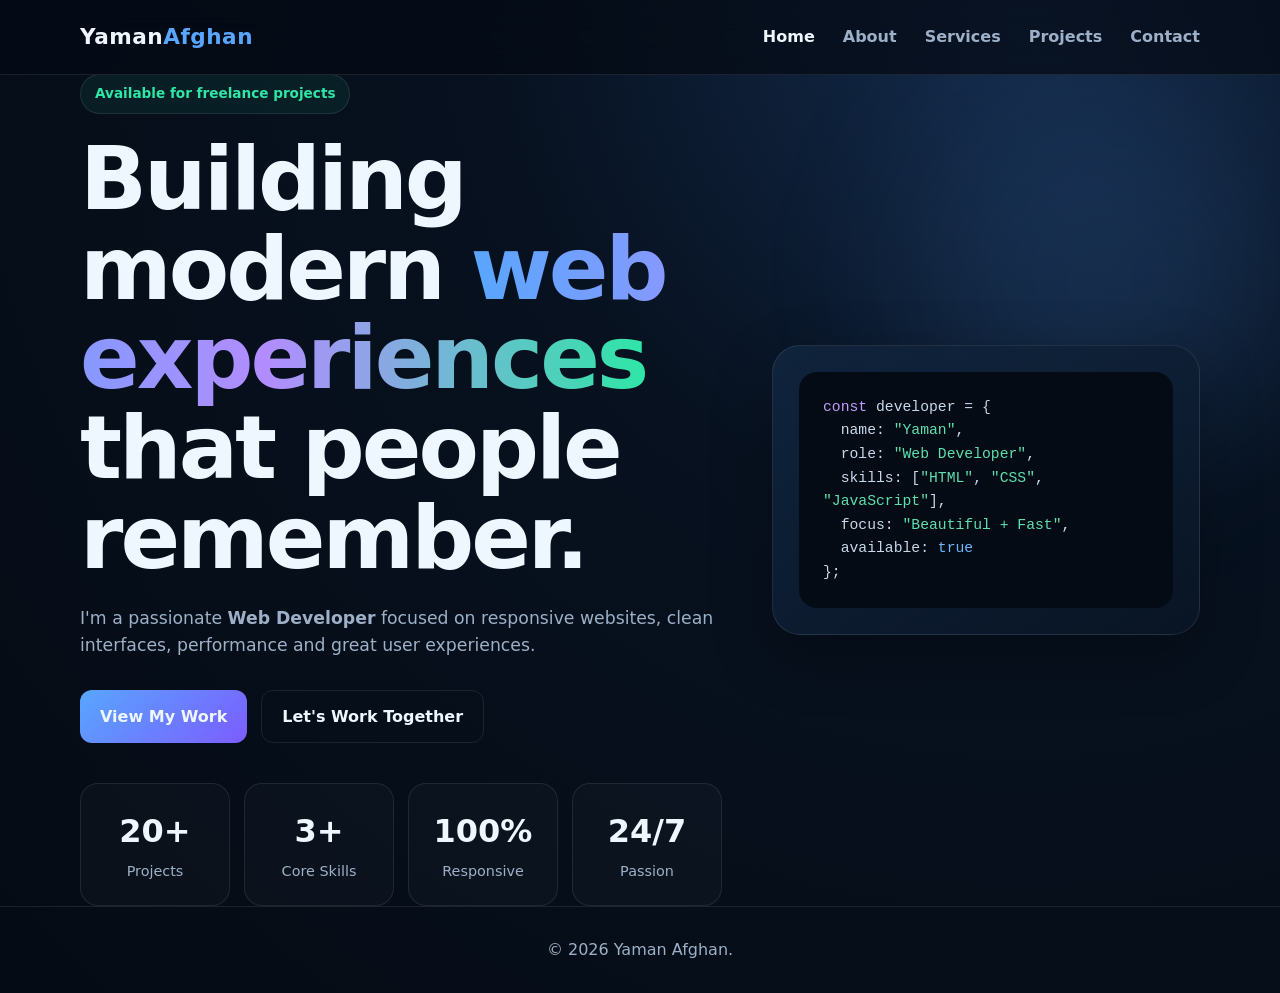
<file: web_developer_portfolio/index.html>
<!doctype html>
<html lang="en">
    <head>
        <meta charset="utf-8">
        <meta name="viewport" content="width=device-width,initial-scale=1">
        <meta name="description" content="Professional personal portfolio of a web developer">
        <title>YamanDev | Web Developer</title>
        <link rel="stylesheet" href="css/style.css">
    </head>
    <body>
<nav class="navbar">
 <div class="container nav-inner">
  <a class="logo" href="index.html">Yaman<span>Afghan</span></a>
  <button class="menu-btn" aria-label="Open menu">☰</button>
  <ul class="nav-links">
   <li><a href="index.html">Home</a></li><li><a href="about.html">About</a></li>
   <li><a href="services.html">Services</a></li><li><a href="projects.html">Projects</a></li><li><a href="contact.html">Contact</a></li>
  </ul>
 </div>
</nav>

<main class="hero">
    <div class="glow">

    </div>
    <div class="container hero-grid">
        <div class="reveal"><span class="badge">Available for freelance projects</span><h1>Building modern <span class="gradient">web experiences</span> that people remember.</h1>
            <p>I'm a passionate <strong data-typing>Web Developer</strong> focused on responsive websites, clean interfaces, performance and great user experiences.</p>
            <div class="actions">
                <a class="btn btn-primary" href="projects.html">View My Work</a><a class="btn" href="contact.html">Let's Work Together</a>
            </div><div class="stats">
                <div class="stat">
                    <strong>20+</strong><span>Projects</span></div><div class="stat"><strong>3+</strong><span>Core Skills</span>
                    </div>
                    <div class="stat">
                        <strong>100%</strong><span>Responsive</span></div>
                        <div class="stat"><strong>24/7</strong><span>Passion</span></div></div></div>
<div class="hero-card reveal"><div class="code"><span class="purple">const</span> developer = {<br>&nbsp;&nbsp;name: <span class="green">"Yaman"</span>,<br>&nbsp;&nbsp;role: <span class="green">"Web Developer"</span>,<br>&nbsp;&nbsp;skills: [<span class="green">"HTML"</span>, <span class="green">"CSS"</span>, <span class="green">"JavaScript"</span>],<br>&nbsp;&nbsp;focus: <span class="green">"Beautiful + Fast"</span>,<br>&nbsp;&nbsp;available: <span class="blue">true</span><br>};</div></div></div></main>
<footer class="footer"><div class="container">© <span class="year"></span> Yaman Afghan.</div></footer>
<script src="js/script.js"></script></body></html>
</file>
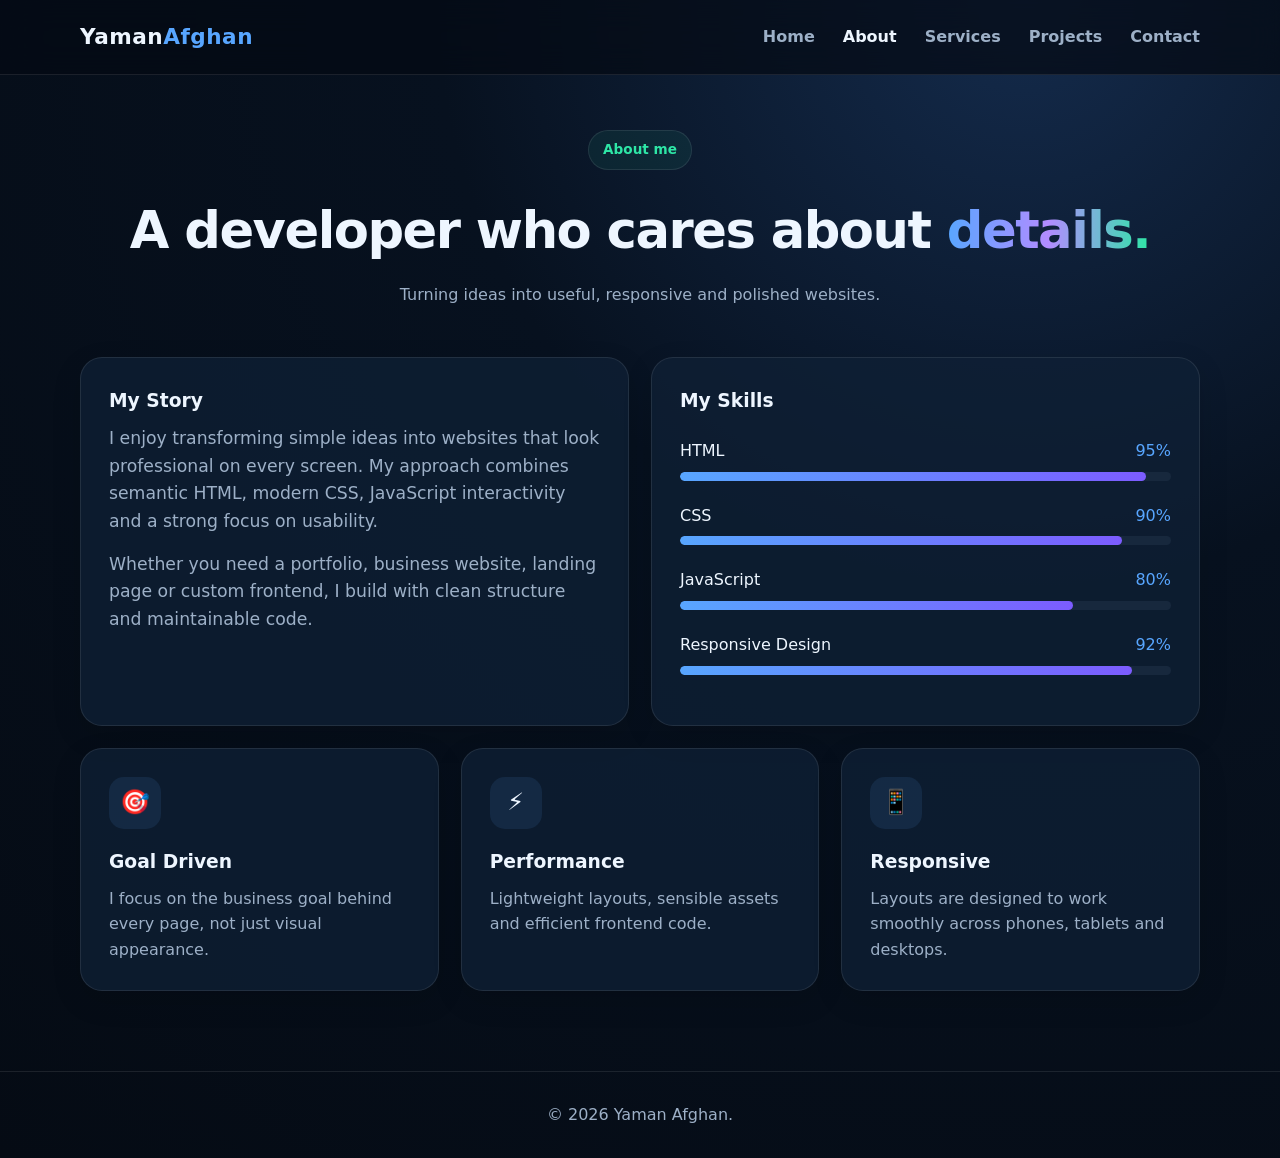
<file: web_developer_portfolio/about.html>
<!doctype html><html lang="en"><head><meta charset="utf-8"><meta name="viewport" content="width=device-width,initial-scale=1"><title>About | YamanDev</title><link rel="stylesheet" href="css/style.css"></head><body>
<nav class="navbar">
 <div class="container nav-inner">
  <a class="logo" href="index.html">Yaman<span>Afghan</span></a>
  <button class="menu-btn" aria-label="Open menu">☰</button>
  <ul class="nav-links">
   <li><a href="index.html">Home</a></li><li><a href="about.html">About</a></li>
   <li><a href="services.html">Services</a></li><li><a href="projects.html">Projects</a></li><li><a href="contact.html">Contact</a></li>
  </ul>
 </div>
</nav>

<main class="page"><div class="container"><div class="section-head reveal"><span class="badge">About me</span><h2>A developer who cares about <span class="gradient">details.</span></h2><p>Turning ideas into useful, responsive and polished websites.</p></div>
<div class="grid two"><section class="card reveal"><h3>My Story</h3><p class="lead">I enjoy transforming simple ideas into websites that look professional on every screen. My approach combines semantic HTML, modern CSS, JavaScript interactivity and a strong focus on usability.</p><p class="lead" style="margin-top:15px">Whether you need a portfolio, business website, landing page or custom frontend, I build with clean structure and maintainable code.</p></section>
<section class="card reveal"><h3>My Skills</h3>
<div class="skill"><div class="skill-top"><span>HTML</span><span>95%</span></div><div class="bar" data-width="95"><i></i></div></div>
<div class="skill"><div class="skill-top"><span>CSS</span><span>90%</span></div><div class="bar" data-width="90"><i></i></div></div>
<div class="skill"><div class="skill-top"><span>JavaScript</span><span>80%</span></div><div class="bar" data-width="80"><i></i></div></div>
<div class="skill"><div class="skill-top"><span>Responsive Design</span><span>92%</span></div><div class="bar" data-width="92"><i></i></div></div>
</section></div>
<div class="grid three" style="margin-top:22px"><div class="card reveal"><div class="icon">🎯</div><h3>Goal Driven</h3><p>I focus on the business goal behind every page, not just visual appearance.</p></div><div class="card reveal"><div class="icon">⚡</div><h3>Performance</h3><p>Lightweight layouts, sensible assets and efficient frontend code.</p></div><div class="card reveal"><div class="icon">📱</div><h3>Responsive</h3><p>Layouts are designed to work smoothly across phones, tablets and desktops.</p></div></div>
</div></main>
<footer class="footer"><div class="container">© <span class="year"></span> Yaman Afghan.</div></footer>
<script src="js/script.js"></script></body></html>
</file>
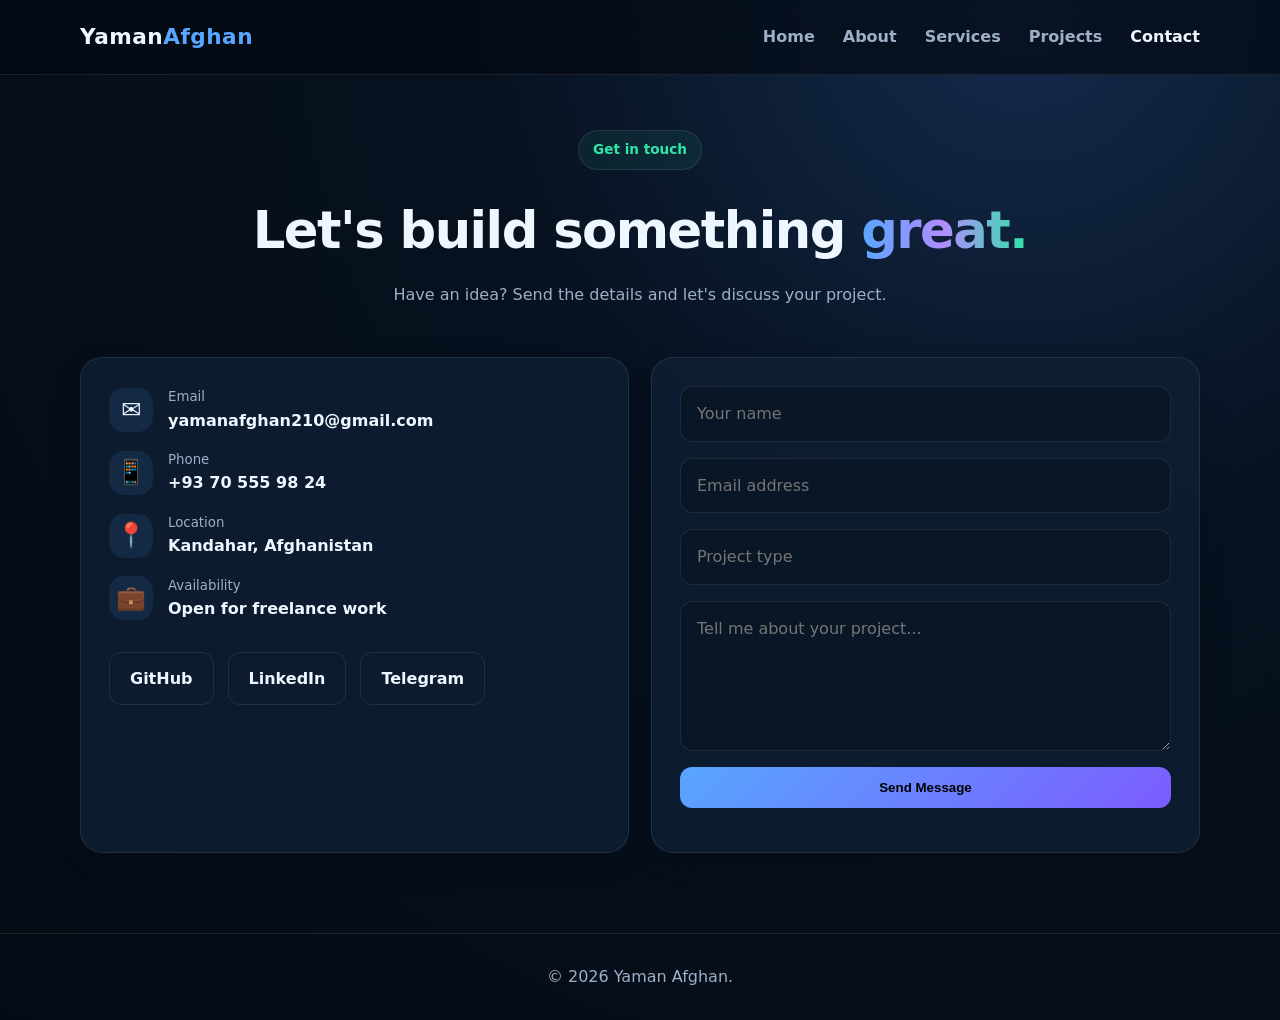
<file: web_developer_portfolio/contact.html>
<!doctype html><html lang="en"><head><meta charset="utf-8"><meta name="viewport" content="width=device-width,initial-scale=1"><title>Contact | YamanDev</title><link rel="stylesheet" href="css/style.css"></head><body>
<nav class="navbar">
 <div class="container nav-inner">
  <a class="logo" href="index.html">Yaman<span>Afghan</span></a>
  <button class="menu-btn" aria-label="Open menu">☰</button>
  <ul class="nav-links">
   <li><a href="index.html">Home</a></li><li><a href="about.html">About</a></li>
   <li><a href="services.html">Services</a></li><li><a href="projects.html">Projects</a></li><li><a href="contact.html">Contact</a></li>
  </ul>
 </div>
</nav>

<main class="page"><div class="container"><div class="section-head reveal"><span class="badge">Get in touch</span><h2>Let's build something <span class="gradient">great.</span></h2><p>Have an idea? Send the details and let's discuss your project.</p></div>
<div class="grid two"><div class="card reveal"><div class="contact-box"><div class="contact-item"><div class="icon">✉️</div><div><small>Email</small><strong>yamanafghan210@gmail.com</strong></div></div><div class="contact-item"><div class="icon">📱</div><div><small>Phone</small><strong>+93 70 555 98 24</strong></div></div><div class="contact-item"><div class="icon">📍</div><div><small>Location</small><strong>Kandahar, Afghanistan</strong></div></div><div class="contact-item"><div class="icon">💼</div><div><small>Availability</small><strong>Open for freelance work</strong></div></div></div><div class="actions"><a class="btn" href="#">GitHub</a><a class="btn" href="#">LinkedIn</a><a class="btn" href="#">Telegram</a></div></div>
<div class="card reveal"><form class="form" id="contactForm"><input class="input" required placeholder="Your name"><input class="input" required type="email" placeholder="Email address"><input class="input" placeholder="Project type"><textarea class="input" required placeholder="Tell me about your project..."></textarea><button class="btn btn-primary" type="submit">Send Message</button><p id="formNote" style="color:var(--muted);font-size:.9rem"></p></form></div></div>
</div></main>
<footer class="footer"><div class="container">© <span class="year"></span> Yaman Afghan.</div></footer>
<script src="js/script.js"></script></body></html>
</file>
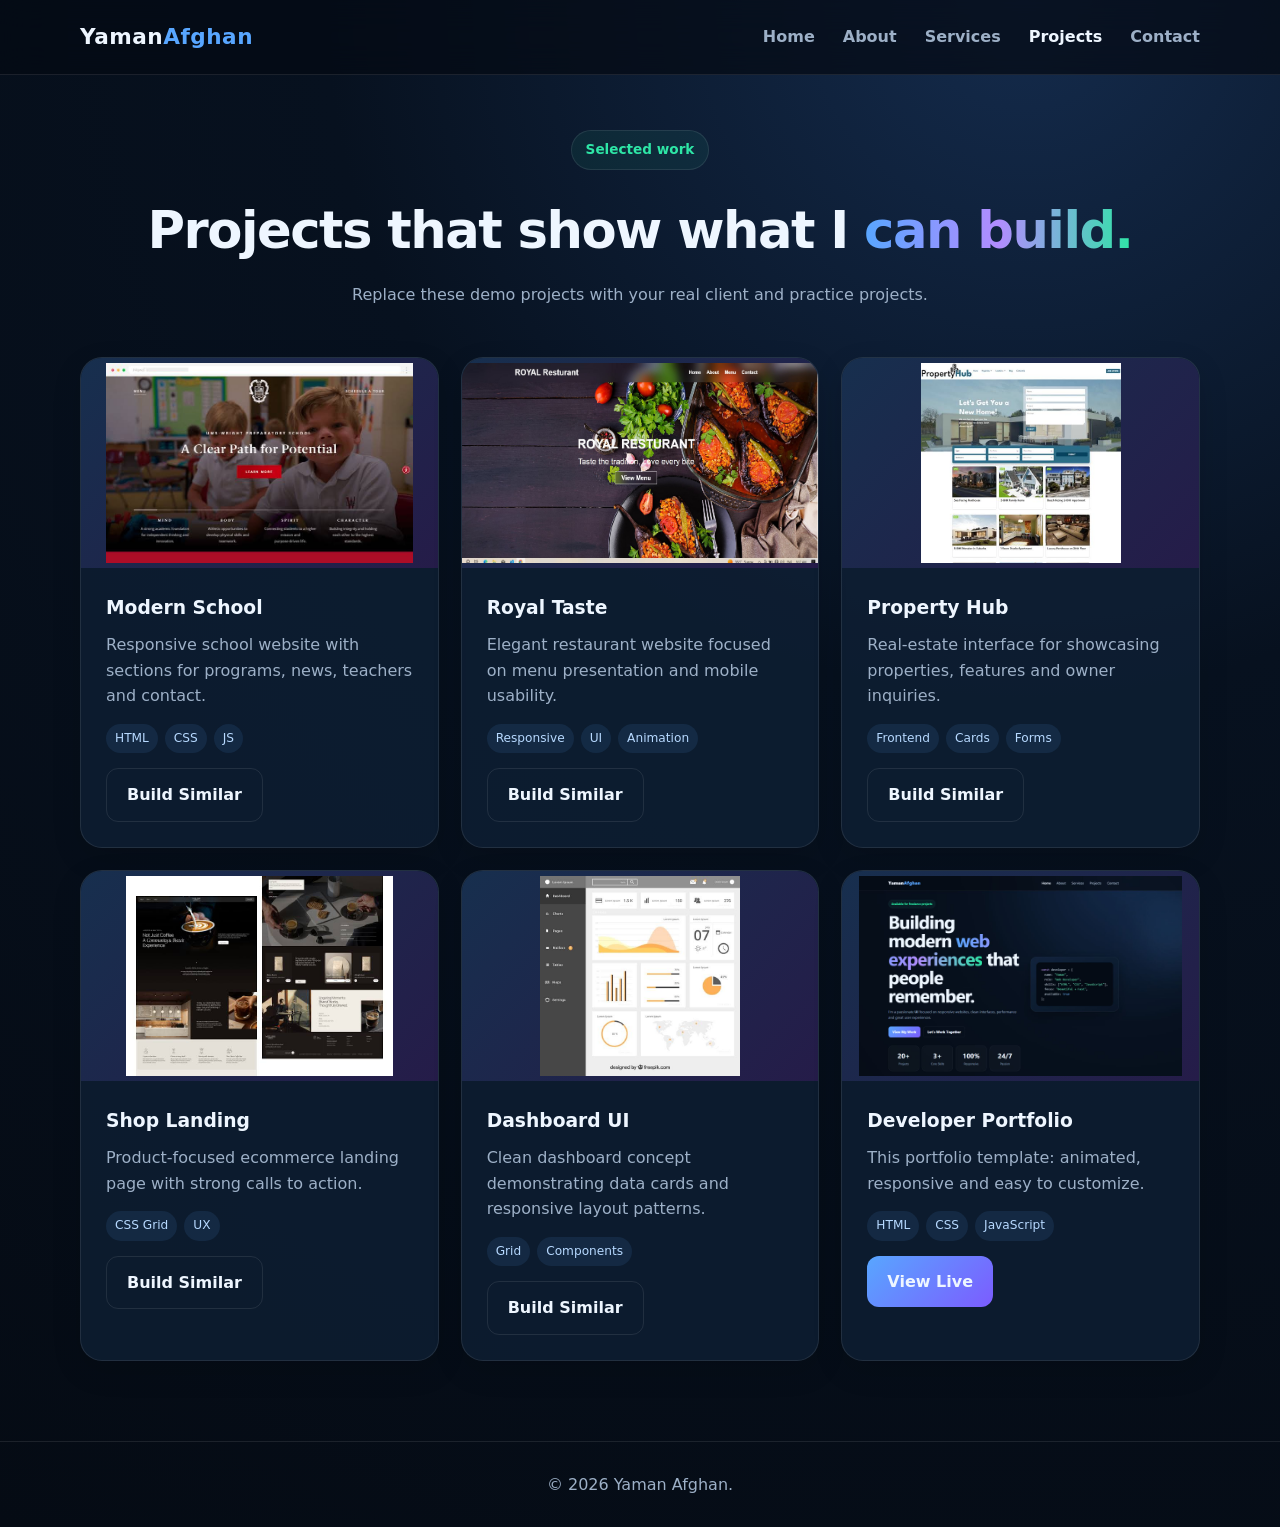
<file: web_developer_portfolio/projects.html>
<!doctype html><html lang="en"><head><meta charset="utf-8"><meta name="viewport" content="width=device-width,initial-scale=1"><title>Projects | YamanDev</title><link rel="stylesheet" href="css/style.css"></head><body>
<nav class="navbar">
 <div class="container nav-inner">
  <a class="logo" href="index.html">Yaman<span>Afghan</span></a>
  <button class="menu-btn" aria-label="Open menu">☰</button>
  <ul class="nav-links">
   <li><a href="index.html">Home</a></li><li><a href="about.html">About</a></li>
   <li><a href="services.html">Services</a></li><li><a href="projects.html">Projects</a></li><li><a href="contact.html">Contact</a></li>
  </ul>
 </div>
</nav>

<main class="page"><div class="container"><div class="section-head reveal"><span class="badge">Selected work</span><h2>Projects that show what I <span class="gradient">can build.</span></h2><p>Replace these demo projects with your real client and practice projects.</p></div>
<div class="grid three"><article class="card project reveal"><div class="project-img"><img src="images/school website.jpeg" alt="" height="200px"></div><div class="project-body"><h3>Modern School</h3><p>Responsive school website with sections for programs, news, teachers and contact.</p><div class="tags"><span class="tag">HTML</span><span class="tag">CSS</span><span class="tag">JS</span></div><a class="btn" href="contact.html">Build Similar</a></div></article>
<article class="card project reveal"><div class="project-img"><img src="images/ROYAL.taste.JPG" alt="" height="200px"></div><div class="project-body"><h3>Royal Taste</h3><p>Elegant restaurant website focused on menu presentation and mobile usability.</p><div class="tags"><span class="tag">Responsive</span><span class="tag">UI</span><span class="tag">Animation</span></div><a class="btn" href="contact.html">Build Similar</a></div></article>
<article class="card project reveal"><div class="project-img"><img src="images/propertyhub.jpeg" alt="" height="200px"></div><div class="project-body"><h3>Property Hub</h3><p>Real-estate interface for showcasing properties, features and owner inquiries.</p><div class="tags"><span class="tag">Frontend</span><span class="tag">Cards</span><span class="tag">Forms</span></div><a class="btn" href="contact.html">Build Similar</a></div></article>
<article class="card project reveal"><div class="project-img"><img src="images/shoplanding.jpeg" alt="" height="200px"></div><div class="project-body"><h3>Shop Landing</h3><p>Product-focused ecommerce landing page with strong calls to action.</p><div class="tags"><span class="tag">CSS Grid</span><span class="tag">UX</span></div><a class="btn" href="contact.html">Build Similar</a></div></article>
<article class="card project reveal"><div class="project-img"><img src="images/dashboard.jpeg" alt="" height="200px"></div><div class="project-body"><h3>Dashboard UI</h3><p>Clean dashboard concept demonstrating data cards and responsive layout patterns.</p><div class="tags"><span class="tag">Grid</span><span class="tag">Components</span></div><a class="btn" href="contact.html">Build Similar</a></div></article>
<article class="card project reveal"><div class="project-img"><img src="images/porfolio.JPG" alt="" height="200px"></div><div class="project-body"><h3>Developer Portfolio</h3><p>This portfolio template: animated, responsive and easy to customize.</p><div class="tags"><span class="tag">HTML</span><span class="tag">CSS</span><span class="tag">JavaScript</span></div><a class="btn btn-primary" href="index.html">View Live</a></div></article>
</div></div></main>
<footer class="footer"><div class="container">© <span class="year"></span> Yaman Afghan.</div></footer>
<script src="js/script.js"></script></body></html>
</file>
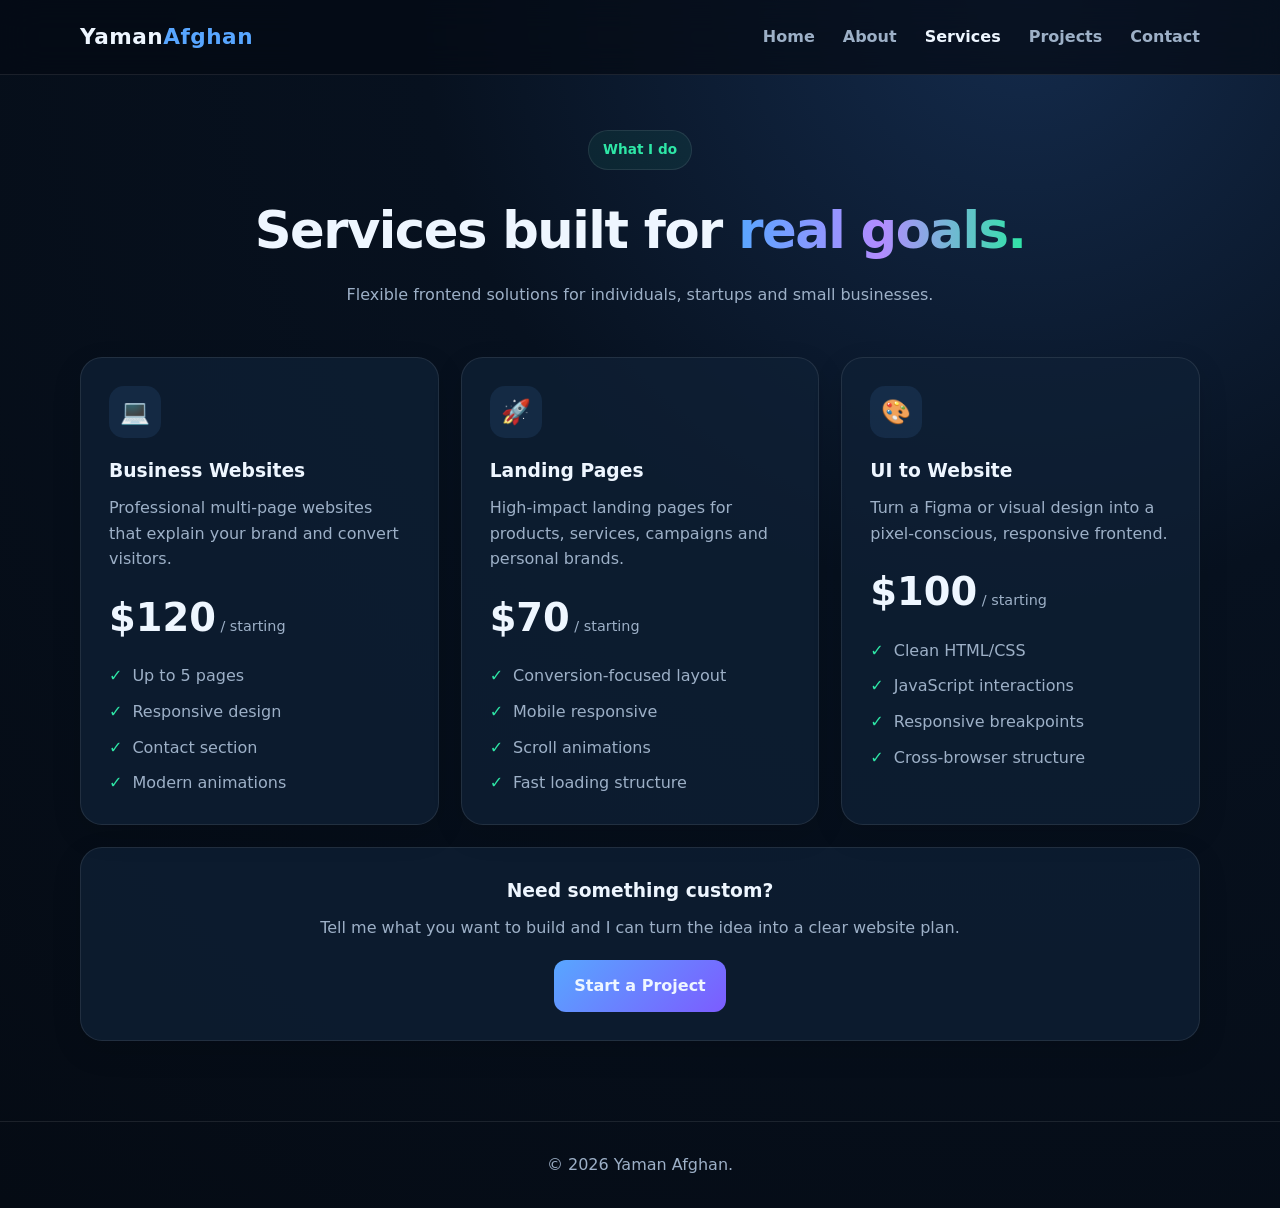
<file: web_developer_portfolio/services.html>
<!doctype html><html lang="en"><head><meta charset="utf-8"><meta name="viewport" content="width=device-width,initial-scale=1"><title>Services | YamanDev</title><link rel="stylesheet" href="css/style.css"></head><body>
<nav class="navbar">
 <div class="container nav-inner">
  <a class="logo" href="index.html">Yaman<span>Afghan</span></a>
  <button class="menu-btn" aria-label="Open menu">☰</button>
  <ul class="nav-links">
   <li><a href="index.html">Home</a></li><li><a href="about.html">About</a></li>
   <li><a href="services.html">Services</a></li><li><a href="projects.html">Projects</a></li><li><a href="contact.html">Contact</a></li>
  </ul>
 </div>
</nav>

<main class="page"><div class="container"><div class="section-head reveal"><span class="badge">What I do</span><h2>Services built for <span class="gradient">real goals.</span></h2><p>Flexible frontend solutions for individuals, startups and small businesses.</p></div>
<div class="grid three"><div class="card reveal"><div class="icon">💻</div><h3>Business Websites</h3><p>Professional multi-page websites that explain your brand and convert visitors.</p><div class="price">$120<small> / starting</small></div><ul class="list"><li>Up to 5 pages</li><li>Responsive design</li><li>Contact section</li><li>Modern animations</li></ul></div>
<div class="card reveal"><div class="icon">🚀</div><h3>Landing Pages</h3><p>High-impact landing pages for products, services, campaigns and personal brands.</p><div class="price">$70<small> / starting</small></div><ul class="list"><li>Conversion-focused layout</li><li>Mobile responsive</li><li>Scroll animations</li><li>Fast loading structure</li></ul></div>
<div class="card reveal"><div class="icon">🎨</div><h3>UI to Website</h3><p>Turn a Figma or visual design into a pixel-conscious, responsive frontend.</p><div class="price">$100<small> / starting</small></div><ul class="list"><li>Clean HTML/CSS</li><li>JavaScript interactions</li><li>Responsive breakpoints</li><li>Cross-browser structure</li></ul></div></div>
<div class="card reveal" style="margin-top:22px;text-align:center"><h3>Need something custom?</h3><p style="margin:8px auto 20px;max-width:650px">Tell me what you want to build and I can turn the idea into a clear website plan.</p><a class="btn btn-primary" href="contact.html">Start a Project</a></div>
</div></main>
<footer class="footer"><div class="container">© <span class="year"></span> Yaman Afghan.</div></footer>
<script src="js/script.js"></script></body></html>
</file>
<file: web_developer_portfolio/css/style.css>
:root{
  --bg:#07111f;--bg2:#0b1729;--card:#0f2036;--text:#eef6ff;--muted:#9db0c7;
  --primary:#58a6ff;--secondary:#7c5cff;--accent:#2ee6a6;--border:rgba(255,255,255,.09);
  --shadow:0 20px 60px rgba(0,0,0,.28);--radius:22px;
}
*{margin:0;padding:0;box-sizing:border-box}
html{scroll-behavior:smooth}
body{font-family:Inter,system-ui,-apple-system,Segoe UI,sans-serif;background:radial-gradient(circle at 80% 0%,#142b4c 0,#07111f 38%,#050b14 100%);color:var(--text);line-height:1.6;overflow-x:hidden}
a{text-decoration:none;color:inherit}
img{max-width:100%;display:block}
.container{width:min(1120px,92%);margin:auto}
.navbar{position:fixed;top:0;left:0;width:100%;z-index:1000;background:rgba(5,11,20,.72);backdrop-filter:blur(16px);border-bottom:1px solid var(--border)}
.nav-inner{height:74px;display:flex;align-items:center;justify-content:space-between}
.logo{font-size:1.35rem;font-weight:900;letter-spacing:.5px}.logo span{color:var(--primary)}
.nav-links{display:flex;gap:28px;list-style:none}.nav-links a{color:var(--muted);font-weight:600;transition:.25s}.nav-links a:hover,.nav-links a.active{color:var(--text)}
.menu-btn{display:none;background:none;border:0;color:white;font-size:1.7rem;cursor:pointer}
.page{min-height:100vh;padding:130px 0 80px}
.hero{min-height:100vh;display:grid;place-items:center;padding-top:74px;position:relative}
.hero-grid{display:grid;grid-template-columns:1.2fr .8fr;gap:50px;align-items:center}
.badge{display:inline-flex;padding:8px 14px;border:1px solid var(--border);border-radius:99px;color:var(--accent);background:rgba(46,230,166,.07);font-weight:700;font-size:.85rem;margin-bottom:20px}
h1{font-size:clamp(2.8rem,7vw,5.5rem);line-height:1.02;letter-spacing:-3px;margin-bottom:22px}
.gradient{background:linear-gradient(90deg,var(--primary),#b28cff,var(--accent));-webkit-background-clip:text;background-clip:text;color:transparent}
.hero p,.lead{color:var(--muted);font-size:1.08rem;max-width:650px}
.actions{display:flex;gap:14px;flex-wrap:wrap;margin-top:30px}
.btn{display:inline-flex;align-items:center;justify-content:center;padding:13px 20px;border-radius:12px;border:1px solid var(--border);font-weight:800;transition:.25s}
.btn-primary{background:linear-gradient(135deg,var(--primary),var(--secondary));border:0}.btn:hover{transform:translateY(-3px);box-shadow:0 12px 30px rgba(88,166,255,.18)}
.hero-card{background:linear-gradient(145deg,rgba(17,37,62,.9),rgba(10,22,38,.8));border:1px solid var(--border);border-radius:28px;padding:26px;box-shadow:var(--shadow);animation:float 5s ease-in-out infinite}
.code{font-family:ui-monospace,SFMono-Regular,Menlo,monospace;background:#050b14;border-radius:18px;padding:24px;color:#c8d8ea;font-size:.92rem;overflow:auto}
.code .blue{color:#70b7ff}.code .green{color:#5de0ae}.code .purple{color:#c39bff}
.glow{position:absolute;width:360px;height:360px;border-radius:50%;background:rgba(88,166,255,.12);filter:blur(80px);z-index:-1;top:10%;right:0}
.section-head{text-align:center;margin-bottom:50px}.section-head h2{font-size:clamp(2rem,5vw,3.2rem);letter-spacing:-1.5px}.section-head p{color:var(--muted);margin-top:10px}
.grid{display:grid;gap:22px}.three{grid-template-columns:repeat(3,1fr)}.two{grid-template-columns:repeat(2,1fr)}
.card{background:rgba(15,32,54,.75);border:1px solid var(--border);border-radius:var(--radius);padding:28px;transition:.3s;box-shadow:0 10px 30px rgba(0,0,0,.12)}
.card:hover{transform:translateY(-8px);border-color:rgba(88,166,255,.35);box-shadow:var(--shadow)}
.icon{width:52px;height:52px;display:grid;place-items:center;border-radius:15px;background:rgba(88,166,255,.1);font-size:1.5rem;margin-bottom:18px}
.card h3{margin-bottom:9px}.card p{color:var(--muted)}
.stats{display:grid;grid-template-columns:repeat(4,1fr);gap:14px;margin-top:40px}.stat{text-align:center;padding:22px;border:1px solid var(--border);border-radius:18px;background:rgba(255,255,255,.025)}.stat strong{font-size:2rem;display:block}.stat span{color:var(--muted);font-size:.9rem}
.skill{margin:22px 0}.skill-top{display:flex;justify-content:space-between;margin-bottom:8px}.skill-top span:last-child{color:var(--primary)}.bar{height:9px;background:#17283d;border-radius:99px;overflow:hidden}.bar i{display:block;height:100%;width:0;background:linear-gradient(90deg,var(--primary),var(--secondary));border-radius:99px;transition:1.3s}
.project{overflow:hidden;padding:0}.project-img{height:210px;background:linear-gradient(135deg,#172f4e,#251c49);display:grid;place-items:center;font-size:4rem}.project-body{padding:25px}.tags{display:flex;flex-wrap:wrap;gap:7px;margin:15px 0}.tag{font-size:.76rem;padding:5px 9px;border-radius:99px;background:rgba(88,166,255,.1);color:#b7d9ff}
.price{font-size:2.4rem;font-weight:900;margin:15px 0}.price small{font-size:.9rem;color:var(--muted);font-weight:500}
.list{list-style:none;display:grid;gap:10px;color:var(--muted)}.list li::before{content:"✓";color:var(--accent);font-weight:900;margin-right:10px}
.form{display:grid;gap:16px}.input{width:100%;padding:14px 16px;border:1px solid var(--border);border-radius:13px;background:#091626;color:white;font:inherit;outline:none}.input:focus{border-color:var(--primary)}textarea.input{min-height:150px;resize:vertical}
.contact-box{display:grid;gap:16px}.contact-item{display:flex;gap:15px;align-items:center}.contact-item .icon{margin:0;width:44px;height:44px}.contact-item small{color:var(--muted);display:block}
.footer{border-top:1px solid var(--border);padding:30px 0;color:var(--muted);text-align:center}
.reveal{opacity:0;transform:translateY(35px);transition:.75s ease}.reveal.show{opacity:1;transform:none}
@keyframes float{50%{transform:translateY(-10px)}} 
@media(max-width:850px){
 .nav-links{position:absolute;top:74px;left:4%;right:4%;display:none;flex-direction:column;gap:0;background:#091626;border:1px solid var(--border);border-radius:16px;padding:10px}
 .nav-links.open{display:flex}.nav-links a{display:block;padding:13px}.menu-btn{display:block}
 .hero-grid,.two{grid-template-columns:1fr}.three{grid-template-columns:1fr 1fr}.stats{grid-template-columns:1fr 1fr}
}
@media(max-width:520px){
 .page{padding:110px 0 60px}h1{letter-spacing:-2px}.three{grid-template-columns:1fr}.stats{grid-template-columns:1fr 1fr}.card{padding:22px}
 .hero-card{padding:16px}.code{padding:18px;font-size:.8rem}
}
</file>
